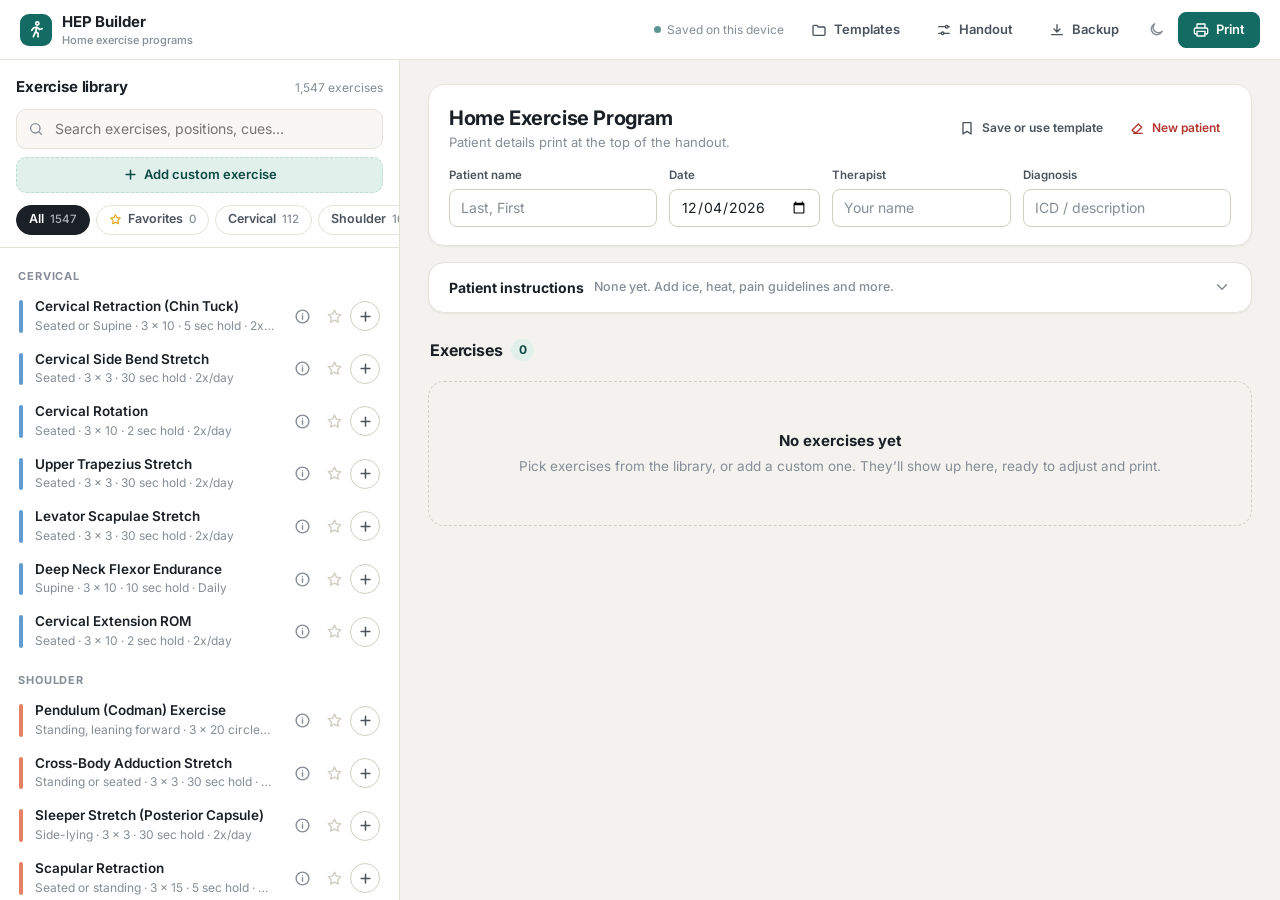
<file: index.html>
<!DOCTYPE html>
<html lang="en">
<head>
<meta charset="UTF-8">
<meta name="viewport" content="width=device-width, initial-scale=1, viewport-fit=cover">
<title>HEP Builder</title>
<meta name="description" content="Build and print home exercise programs.">
<meta name="theme-color" content="#146B63">
<link rel="icon" href="favicon.svg" type="image/svg+xml">
<link rel="preconnect" href="https://fonts.googleapis.com">
<link rel="preconnect" href="https://fonts.gstatic.com" crossorigin>
<link href="https://fonts.googleapis.com/css2?family=Inter:wght@400;500;600;700&display=swap" rel="stylesheet">
<link rel="stylesheet" href="css/styles.css">
</head>
<body>

<!-- Icon sprite -->
<svg width="0" height="0" style="position:absolute" aria-hidden="true">
  <defs>
    <symbol id="i-search" viewBox="0 0 24 24" fill="none" stroke="currentColor" stroke-width="2" stroke-linecap="round" stroke-linejoin="round"><circle cx="11" cy="11" r="7"/><path d="m20 20-3.5-3.5"/></symbol>
    <symbol id="i-x" viewBox="0 0 24 24" fill="none" stroke="currentColor" stroke-width="2" stroke-linecap="round"><path d="M18 6 6 18M6 6l12 12"/></symbol>
    <symbol id="i-plus" viewBox="0 0 24 24" fill="none" stroke="currentColor" stroke-width="2.4" stroke-linecap="round"><path d="M12 5v14M5 12h14"/></symbol>
    <symbol id="i-check" viewBox="0 0 24 24" fill="none" stroke="currentColor" stroke-width="2.6" stroke-linecap="round" stroke-linejoin="round"><path d="m5 12.5 4.5 4.5L19 7.5"/></symbol>
    <symbol id="i-star" viewBox="0 0 24 24" fill="none" stroke="currentColor" stroke-width="2" stroke-linejoin="round"><path d="m12 3 2.7 5.6 6.1.9-4.4 4.3 1 6.1L12 17l-5.4 2.9 1-6.1L3.2 9.5l6.1-.9z"/></symbol>
    <symbol id="i-print" viewBox="0 0 24 24" fill="none" stroke="currentColor" stroke-width="2" stroke-linecap="round" stroke-linejoin="round"><path d="M6 9V3h12v6M6 18H4a2 2 0 0 1-2-2v-5a2 2 0 0 1 2-2h16a2 2 0 0 1 2 2v5a2 2 0 0 1-2 2h-2"/><path d="M6 14h12v7H6z"/></symbol>
    <symbol id="i-folder" viewBox="0 0 24 24" fill="none" stroke="currentColor" stroke-width="2" stroke-linejoin="round"><path d="M3 6.5A1.5 1.5 0 0 1 4.5 5H9l2 2.5h8.5A1.5 1.5 0 0 1 21 9v9.5a1.5 1.5 0 0 1-1.5 1.5h-15A1.5 1.5 0 0 1 3 18.5z"/></symbol>
    <symbol id="i-camera" viewBox="0 0 24 24" fill="none" stroke="currentColor" stroke-width="2" stroke-linejoin="round"><path d="M3 8.5A1.5 1.5 0 0 1 4.5 7h2.7L9 4.5h6L16.8 7h2.7A1.5 1.5 0 0 1 21 8.5v10a1.5 1.5 0 0 1-1.5 1.5h-15A1.5 1.5 0 0 1 3 18.5z"/><circle cx="12" cy="13" r="3.6"/></symbol>
    <symbol id="i-trash" viewBox="0 0 24 24" fill="none" stroke="currentColor" stroke-width="2" stroke-linecap="round" stroke-linejoin="round"><path d="M4 7h16M10 11v6M14 11v6M6 7l1 12.5A1.5 1.5 0 0 0 8.5 21h7a1.5 1.5 0 0 0 1.5-1.5L18 7M9 7V4h6v3"/></symbol>
    <symbol id="i-grip" viewBox="0 0 24 24" fill="currentColor"><circle cx="9" cy="6" r="1.6"/><circle cx="15" cy="6" r="1.6"/><circle cx="9" cy="12" r="1.6"/><circle cx="15" cy="12" r="1.6"/><circle cx="9" cy="18" r="1.6"/><circle cx="15" cy="18" r="1.6"/></symbol>
    <symbol id="i-up" viewBox="0 0 24 24" fill="none" stroke="currentColor" stroke-width="2" stroke-linecap="round" stroke-linejoin="round"><path d="m6 15 6-6 6 6"/></symbol>
    <symbol id="i-down" viewBox="0 0 24 24" fill="none" stroke="currentColor" stroke-width="2" stroke-linecap="round" stroke-linejoin="round"><path d="m6 9 6 6 6-6"/></symbol>
    <symbol id="i-mic" viewBox="0 0 24 24" fill="none" stroke="currentColor" stroke-width="2" stroke-linecap="round"><rect x="9" y="3" width="6" height="11" rx="3"/><path d="M5 11a7 7 0 0 0 14 0M12 18v3"/></symbol>
    <symbol id="i-info" viewBox="0 0 24 24" fill="none" stroke="currentColor" stroke-width="2" stroke-linecap="round"><circle cx="12" cy="12" r="9"/><path d="M12 11v5M12 8h.01"/></symbol>
    <symbol id="i-download" viewBox="0 0 24 24" fill="none" stroke="currentColor" stroke-width="2" stroke-linecap="round" stroke-linejoin="round"><path d="M12 4v11m-4.5-4.5L12 15l4.5-4.5M4 19h16"/></symbol>
    <symbol id="i-upload" viewBox="0 0 24 24" fill="none" stroke="currentColor" stroke-width="2" stroke-linecap="round" stroke-linejoin="round"><path d="M12 15V4M7.5 8.5 12 4l4.5 4.5M4 19h16"/></symbol>
    <symbol id="i-list" viewBox="0 0 24 24" fill="none" stroke="currentColor" stroke-width="2" stroke-linecap="round"><path d="M9 6h11M9 12h11M9 18h11M4.5 6h.01M4.5 12h.01M4.5 18h.01"/></symbol>
    <symbol id="i-grid" viewBox="0 0 24 24" fill="none" stroke="currentColor" stroke-width="2" stroke-linejoin="round"><rect x="4" y="4" width="7" height="7" rx="1.5"/><rect x="13" y="4" width="7" height="7" rx="1.5"/><rect x="4" y="13" width="7" height="7" rx="1.5"/><rect x="13" y="13" width="7" height="7" rx="1.5"/></symbol>
    <symbol id="i-logo" viewBox="0 0 24 24" fill="none" stroke="currentColor" stroke-width="2.2" stroke-linecap="round" stroke-linejoin="round"><circle cx="13" cy="4.5" r="2"/><path d="m8 21 3-6.5 3 2.5v4M11 14.5 12.5 9l3.5 3 3-1M12.5 9 8.5 10 6 13"/></symbol>
    <symbol id="i-moon" viewBox="0 0 24 24" fill="none" stroke="currentColor" stroke-width="2" stroke-linejoin="round"><path d="M20 14.5A8 8 0 1 1 9.5 4a6.5 6.5 0 0 0 10.5 10.5z"/></symbol>
    <symbol id="i-bookmark" viewBox="0 0 24 24" fill="none" stroke="currentColor" stroke-width="2" stroke-linejoin="round"><path d="M6 4h12v17l-6-4-6 4z"/></symbol>
    <symbol id="i-edit" viewBox="0 0 24 24" fill="none" stroke="currentColor" stroke-width="2" stroke-linecap="round" stroke-linejoin="round"><path d="M4 20h4L19 9l-4-4L4 16zM13.5 6.5l4 4"/></symbol>
    <symbol id="i-settings" viewBox="0 0 24 24" fill="none" stroke="currentColor" stroke-width="2" stroke-linecap="round"><path d="M4 7h10M18 7h2M4 17h4M12 17h8"/><circle cx="16" cy="7" r="2"/><circle cx="10" cy="17" r="2"/></symbol>
    <symbol id="i-minus" viewBox="0 0 24 24" fill="none" stroke="currentColor" stroke-width="2.4" stroke-linecap="round"><path d="M5 12h14"/></symbol>
    <symbol id="i-eraser" viewBox="0 0 24 24" fill="none" stroke="currentColor" stroke-width="2" stroke-linecap="round" stroke-linejoin="round"><path d="M7 20h13M4.5 15.5 14 6l5 5-7.5 7.5H8z"/></symbol>
  </defs>
</svg>

<div class="shell" id="shell" data-view="library">

  <header class="topbar">
    <div class="brand">
      <span class="brand-mark"><svg><use href="#i-logo"/></svg></span>
      <div>HEP Builder<small>Home exercise programs</small></div>
    </div>
    <div class="topbar-actions">
      <span class="save-status" id="save-status">Saved on this device</span>
      <button class="btn btn-ghost" id="btn-programs" title="Templates and saved programs"><svg><use href="#i-folder"/></svg><span class="label-wide">Templates</span></button>
      <button class="btn btn-ghost" id="btn-handout" title="Handout settings"><svg><use href="#i-settings"/></svg><span class="label-wide">Handout</span></button>
      <button class="btn btn-ghost" id="btn-backup" title="Back up or restore"><svg><use href="#i-download"/></svg><span class="label-wide">Backup</span></button>
      <button class="icon-btn" id="btn-theme" title="Toggle dark mode"><svg><use href="#i-moon"/></svg></button>
      <button class="btn btn-primary" id="btn-print"><svg><use href="#i-print"/></svg><span class="label-wide">Print</span></button>
    </div>
  </header>

  <aside class="library" aria-label="Exercise library">
    <div class="lib-head">
      <div class="lib-title"><h2>Exercise library</h2><span id="lib-count"></span></div>
      <div class="search" id="search-wrap">
        <svg><use href="#i-search"/></svg>
        <input type="search" id="search" placeholder="Search exercises, positions, cues…" autocomplete="off" aria-label="Search exercises">
        <button class="icon-btn clear-search" id="clear-search" title="Clear search"><svg><use href="#i-x"/></svg></button>
      </div>
      <button class="custom-btn" id="btn-custom"><svg><use href="#i-plus"/></svg>Add custom exercise</button>
    </div>
    <div class="chips" id="chips" role="tablist" aria-label="Categories"></div>
    <div class="ex-list" id="ex-list"></div>
  </aside>

  <main class="workspace" id="workspace">
    <div class="workspace-inner">

      <section class="card patient">
        <div class="patient-head">
          <div>
            <h1>Home Exercise Program</h1>
            <p id="patient-sub">Patient details print at the top of the handout.</p>
          </div>
          <div style="display:flex;gap:4px">
            <button class="btn btn-ghost btn-sm" id="btn-save-quick"><svg><use href="#i-bookmark"/></svg>Save or use template</button>
            <button class="btn btn-danger-ghost btn-sm" id="btn-clear-all"><svg><use href="#i-eraser"/></svg>New patient</button>
          </div>
        </div>
        <div class="patient-grid">
          <div class="field"><label for="pt-name">Patient name</label><input class="input" id="pt-name" placeholder="Last, First" autocomplete="off"></div>
          <div class="field"><label for="pt-date">Date</label><input class="input" type="date" id="pt-date"></div>
          <div class="field"><label for="pt-therapist">Therapist</label><input class="input" id="pt-therapist" placeholder="Your name"></div>
          <div class="field"><label for="pt-dx">Diagnosis</label><input class="input" id="pt-dx" placeholder="ICD / description" autocomplete="off"></div>
        </div>
      </section>

      <section class="card instr-card" id="instr-card">
        <button class="instr-summary" id="instr-toggle" aria-expanded="false">
          <h3>Patient instructions</h3>
          <span class="muted" id="instr-preview">Ice, heat, pain guidelines…</span>
          <svg class="chev"><use href="#i-down"/></svg>
        </button>
        <div class="instr-body">
          <div class="quick" id="quick"></div>
          <div class="with-mic">
            <textarea class="textarea" id="pt-instructions" rows="4" placeholder="Type instructions, or tap the quick-add buttons above…"></textarea>
            <button class="mic" type="button" data-mic-target="pt-instructions" title="Dictate"><svg><use href="#i-mic"/></svg></button>
          </div>
          <div class="hint"><span>Prints above the exercises.</span><button class="btn btn-ghost btn-sm" id="btn-clear-instr">Clear</button></div>
        </div>
      </section>

      <div class="prog-toolbar">
        <h2>Exercises <span class="pill" id="ex-count">0</span></h2>
        <div class="tools">
          <button class="btn btn-ghost btn-sm" id="btn-clear-ex"><svg><use href="#i-trash"/></svg>Clear exercises</button>
        </div>
      </div>
      <div class="prog-list" id="prog-list"></div>
    </div>
  </main>

  <nav class="mobile-tabs" aria-label="Views">
    <button data-view="library" class="active"><svg><use href="#i-grid"/></svg>Library</button>
    <button data-view="program"><svg><use href="#i-list"/></svg><span>Program<span class="badge" id="tab-badge" hidden>0</span></span></button>
  </nav>
</div>

<!-- Modals -->
<div class="modal-backdrop" id="modal" role="dialog" aria-modal="true">
  <div class="modal" id="modal-box"></div>
</div>
<input type="file" id="photo-input" accept="image/*" hidden>
<input type="file" id="backup-input" accept="application/json,.json" hidden>
<div class="toast" id="toast" role="status"></div>
<div id="print-view"></div>

<script src="js/exercises.js"></script>
<script src="js/photos.js"></script>
<script src="js/app.js"></script>
</body>
</html>
</file>
<file: css/styles.css>
/* ───────────────────────── Tokens ───────────────────────── */
:root {
  --bg: #F3F2EE;
  --surface: #FFFFFF;
  --surface-2: #F8F7F4;
  --line: #E5E2DA;
  --line-strong: #D2CEC3;
  --ink: #1B2026;
  --ink-2: #4B535D;
  --ink-3: #868D96;
  --brand: #146B63;
  --brand-hover: #0F5751;
  --brand-ink: #0D4A44;
  --brand-soft: #E2F0EC;
  --brand-line: #B9DCD4;
  --accent: #E0613C;
  --accent-soft: #FCE8E1;
  --danger: #B3372E;
  --danger-soft: #FBEAE7;
  --star: #E5A00F;
  --shadow-sm: 0 1px 2px rgba(23, 28, 33, .06);
  --shadow: 0 1px 2px rgba(23, 28, 33, .05), 0 6px 20px rgba(23, 28, 33, .06);
  --shadow-lg: 0 20px 60px rgba(15, 20, 25, .22);

  --photo-bg: #E9EEEC;

  --r-sm: 8px;
  --r: 12px;
  --r-lg: 16px;
  --font: 'Inter', system-ui, -apple-system, 'Segoe UI', sans-serif;
  color-scheme: light;
}
@media (prefers-color-scheme: dark) {
  :root:not([data-theme="light"]) {
    --bg: #111417; --surface: #191D21; --surface-2: #1F2429; --line: #2B3137; --line-strong: #3A4148;
    --ink: #E9ECEE; --ink-2: #AEB5BC; --ink-3: #78818A;
    --brand: #4DB5A8; --brand-hover: #63C4B8; --brand-ink: #9EDDD3; --brand-soft: #173330; --brand-line: #29514C;
    --accent: #F2845F; --accent-soft: #3A231C; --danger: #F07C70; --danger-soft: #3A1E1C; --star: #F2B53A;
    --shadow-sm: none; --shadow: 0 1px 2px rgba(0,0,0,.4); --shadow-lg: 0 20px 60px rgba(0,0,0,.6);
    --photo-bg: #1E2A29;
    color-scheme: dark;
  }
}
:root[data-theme="dark"] {
  --bg: #111417; --surface: #191D21; --surface-2: #1F2429; --line: #2B3137; --line-strong: #3A4148;
  --ink: #E9ECEE; --ink-2: #AEB5BC; --ink-3: #78818A;
  --brand: #4DB5A8; --brand-hover: #63C4B8; --brand-ink: #9EDDD3; --brand-soft: #173330; --brand-line: #29514C;
  --accent: #F2845F; --accent-soft: #3A231C; --danger: #F07C70; --danger-soft: #3A1E1C; --star: #F2B53A;
  --shadow-sm: none; --shadow: 0 1px 2px rgba(0,0,0,.4); --shadow-lg: 0 20px 60px rgba(0,0,0,.6);
  --photo-bg: #1E2A29;
  color-scheme: dark;
}

/* ───────────────────────── Base ───────────────────────── */
*, *::before, *::after { box-sizing: border-box; margin: 0; padding: 0; }
html, body { height: 100%; }
body {
  font-family: var(--font); font-size: 14px; line-height: 1.5; color: var(--ink); background: var(--bg);
  -webkit-font-smoothing: antialiased; overflow: hidden;
}
button { font: inherit; color: inherit; cursor: pointer; background: none; border: 0; }
input, textarea, select { font: inherit; color: inherit; }
svg { display: block; }
:focus-visible { outline: 2px solid var(--brand); outline-offset: 2px; }
.sr-only { position: absolute; width: 1px; height: 1px; overflow: hidden; clip: rect(0 0 0 0); white-space: nowrap; }

/* ───────────────────────── Buttons ───────────────────────── */
.btn {
  display: inline-flex; align-items: center; justify-content: center; gap: 7px; height: 36px; padding: 0 14px;
  border-radius: var(--r-sm); font-size: 13px; font-weight: 600; border: 1px solid var(--line-strong);
  background: var(--surface); color: var(--ink); white-space: nowrap; transition: background .12s, border-color .12s, color .12s;
}
.btn:hover { background: var(--surface-2); border-color: var(--ink-3); }
.btn svg { width: 16px; height: 16px; flex-shrink: 0; }
.btn-primary { background: var(--brand); border-color: var(--brand); color: #fff; }
.btn-primary:hover { background: var(--brand-hover); border-color: var(--brand-hover); }
:root[data-theme="dark"] .btn-primary { color: #0B1F1C; }
@media (prefers-color-scheme: dark) { :root:not([data-theme="light"]) .btn-primary { color: #0B1F1C; } }
.btn-ghost { border-color: transparent; background: transparent; color: var(--ink-2); }
.btn-ghost:hover { background: var(--surface-2); border-color: var(--line); color: var(--ink); }
.btn-danger-ghost { border-color: transparent; color: var(--danger); background: transparent; }
.btn-danger-ghost:hover { background: var(--danger-soft); border-color: transparent; }
.btn-sm { height: 30px; padding: 0 10px; font-size: 12px; }
.icon-btn {
  width: 32px; height: 32px; border-radius: var(--r-sm); display: inline-flex; align-items: center; justify-content: center;
  color: var(--ink-3); transition: background .12s, color .12s; flex-shrink: 0;
}
.icon-btn:hover { background: var(--surface-2); color: var(--ink); }
.icon-btn svg { width: 17px; height: 17px; }
.icon-btn.danger:hover { background: var(--danger-soft); color: var(--danger); }
.icon-btn:disabled { opacity: .3; pointer-events: none; }

/* ───────────────────────── Shell ───────────────────────── */
.shell { display: grid; grid-template-columns: 400px 1fr; grid-template-rows: 60px 1fr; height: 100vh; height: 100dvh; }
.topbar {
  grid-column: 1 / -1; display: flex; align-items: center; gap: 12px; padding: 0 20px;
  background: var(--surface); border-bottom: 1px solid var(--line);
}
.brand { display: flex; align-items: center; gap: 10px; font-weight: 700; font-size: 15px; letter-spacing: -.01em; }
.brand-mark {
  width: 32px; height: 32px; border-radius: 9px; background: var(--brand); color: #fff;
  display: grid; place-items: center;
}
.brand-mark svg { width: 19px; height: 19px; }
.brand small { display: block; font-size: 11px; font-weight: 500; color: var(--ink-3); letter-spacing: 0; margin-top: -2px; }
.topbar-actions { margin-left: auto; display: flex; align-items: center; gap: 6px; }
.save-status { font-size: 12px; color: var(--ink-3); margin-right: 6px; display: inline-flex; align-items: center; gap: 6px; }
.save-status::before { content: ''; width: 7px; height: 7px; border-radius: 50%; background: var(--brand); opacity: .7; }
.save-status.err::before { background: var(--danger); }

/* ───────────────────────── Library ───────────────────────── */
.library {
  background: var(--surface); border-right: 1px solid var(--line);
  display: grid; grid-template-rows: auto auto 1fr; min-height: 0; overflow: hidden;
}
.lib-head { padding: 16px 16px 10px; }
.lib-title { display: flex; align-items: baseline; justify-content: space-between; margin-bottom: 10px; }
.lib-title h2 { font-size: 15px; font-weight: 700; letter-spacing: -.01em; }
.lib-title span { font-size: 12px; color: var(--ink-3); }
.search { position: relative; }
.search svg { position: absolute; left: 12px; top: 50%; transform: translateY(-50%); width: 16px; height: 16px; color: var(--ink-3); pointer-events: none; }
.search input {
  width: 100%; height: 40px; padding: 0 36px 0 38px; border-radius: 10px; border: 1px solid var(--line);
  background: var(--surface-2); font-size: 14px; outline: none; transition: border-color .12s, background .12s, box-shadow .12s;
}
.search input:focus { border-color: var(--brand); background: var(--surface); box-shadow: 0 0 0 3px var(--brand-soft); }
.search .clear-search { position: absolute; right: 4px; top: 4px; width: 32px; height: 32px; display: none; }
.search.has-text .clear-search { display: inline-flex; }

.custom-btn {
  width: 100%; height: 36px; margin-top: 8px; border-radius: 10px; border: 1.5px dashed var(--brand-line);
  color: var(--brand-ink); background: var(--brand-soft); font-size: 13px; font-weight: 600;
  display: flex; align-items: center; justify-content: center; gap: 6px; transition: border-color .12s;
}
.custom-btn:hover { border-color: var(--brand); border-style: solid; }
.custom-btn svg { width: 15px; height: 15px; }
.chips { display: flex; gap: 6px; padding: 2px 16px 12px; overflow-x: auto; scrollbar-width: none; border-bottom: 1px solid var(--line); }
.chips::-webkit-scrollbar { display: none; }
.chip {
  flex-shrink: 0; height: 30px; padding: 0 12px; border-radius: 999px; font-size: 12.5px; font-weight: 600;
  border: 1px solid var(--line); color: var(--ink-2); background: var(--surface); display: inline-flex; align-items: center; gap: 6px;
  transition: background .12s, border-color .12s, color .12s;
}
.chip:hover { border-color: var(--line-strong); color: var(--ink); }
.chip .count { font-weight: 500; color: var(--ink-3); font-size: 11.5px; }
.chip.active { background: var(--ink); border-color: var(--ink); color: var(--surface); }
.chip.active .count { color: inherit; opacity: .65; }
.chip.fav-chip svg { width: 13px; height: 13px; color: var(--star); }
.chip.fav-chip.active { background: var(--star); border-color: var(--star); color: #2A1E00; }
.chip.fav-chip.active svg { color: #2A1E00; }

.ex-list { overflow-y: auto; padding: 6px 10px 24px; min-height: 0; }
.group-title {
  position: sticky; top: -6px; z-index: 1; background: var(--surface);
  font-size: 11px; font-weight: 700; text-transform: uppercase; letter-spacing: .08em; color: var(--ink-3);
  padding: 14px 8px 6px; display: flex; justify-content: space-between;
}
.ex-row {
  display: flex; align-items: center; gap: 12px; padding: 7px 8px; border-radius: var(--r);
  border: 1px solid transparent; cursor: pointer; position: relative; transition: background .1s, border-color .1s;
}
.ex-row:hover { background: var(--surface-2); border-color: var(--line); }
.cat-bar { width: 4px; align-self: stretch; border-radius: 4px; flex-shrink: 0; opacity: .8; margin: 2px 0; }
.ex-thumb {
  width: 64px; height: 46px; border-radius: 9px; flex-shrink: 0; overflow: hidden; background: var(--photo-bg); position: relative;
}
.ex-thumb img { width: 100%; height: 100%; object-fit: cover; }
.ex-body { flex: 1; min-width: 0; }
.ex-name { font-size: 13.5px; font-weight: 600; line-height: 1.3; overflow: hidden; text-overflow: ellipsis; display: -webkit-box; -webkit-line-clamp: 2; -webkit-box-orient: vertical; }
.ex-meta { font-size: 12px; color: var(--ink-3); margin-top: 1px; white-space: nowrap; overflow: hidden; text-overflow: ellipsis; }
.ex-actions { display: flex; align-items: center; gap: 0; flex-shrink: 0; }
.star { color: var(--line-strong); }
.star:hover { color: var(--star); background: transparent; }
.star.on { color: var(--star); }
.star.on svg { fill: currentColor; }
.add-btn {
  width: 30px; height: 30px; border-radius: 50%; border: 1.5px solid var(--line-strong); color: var(--ink-2);
  display: inline-flex; align-items: center; justify-content: center; transition: all .12s;
}
.add-btn svg { width: 15px; height: 15px; }
.ex-row:hover .add-btn { border-color: var(--brand); color: var(--brand); }
.ex-row.added .add-btn { background: var(--brand); border-color: var(--brand); color: #fff; }
.ex-row.added:hover .add-btn { background: var(--danger); border-color: var(--danger); }
.ex-row.added { background: var(--brand-soft); border-color: var(--brand-line); }
.empty-list { text-align: center; color: var(--ink-3); padding: 48px 20px; font-size: 13.5px; line-height: 1.7; }
.load-more { display: block; margin: 10px auto 0; }

/* ───────────────────────── Program workspace ───────────────────────── */
.workspace { overflow-y: auto; min-height: 0; }
.workspace-inner { max-width: 980px; margin: 0 auto; padding: 24px 28px 80px; display: flex; flex-direction: column; gap: 16px; }
.card { background: var(--surface); border: 1px solid var(--line); border-radius: var(--r-lg); box-shadow: var(--shadow-sm); }

.patient { padding: 18px 20px; }
.patient-head { display: flex; align-items: center; justify-content: space-between; margin-bottom: 14px; gap: 12px; flex-wrap: wrap; }
.patient-head h1 { font-size: 20px; font-weight: 700; letter-spacing: -.02em; }
.patient-head p { font-size: 13px; color: var(--ink-3); }
.patient-grid { display: grid; grid-template-columns: 1.4fr 1fr 1.2fr 1.4fr; gap: 12px; }
.field label, .field-label {
  display: block; font-size: 11.5px; font-weight: 600; color: var(--ink-2); margin-bottom: 5px;
}
.input, .textarea {
  width: 100%; height: 38px; padding: 0 11px; border: 1px solid var(--line-strong); border-radius: var(--r-sm);
  background: var(--surface); font-size: 14px; outline: none; transition: border-color .12s, box-shadow .12s;
}
.textarea { height: auto; padding: 9px 11px; line-height: 1.55; resize: vertical; }
.input:focus, .textarea:focus { border-color: var(--brand); box-shadow: 0 0 0 3px var(--brand-soft); }
.input::placeholder, .textarea::placeholder { color: var(--ink-3); }

.instr-card { padding: 0; overflow: hidden; }
.instr-summary {
  width: 100%; display: flex; align-items: center; gap: 10px; padding: 14px 20px; text-align: left;
}
.instr-summary h3 { font-size: 14px; font-weight: 700; }
.instr-summary .muted { font-size: 12.5px; color: var(--ink-3); font-weight: 500; overflow: hidden; text-overflow: ellipsis; white-space: nowrap; flex: 1; min-width: 0; }
.instr-summary .chev { width: 18px; height: 18px; color: var(--ink-3); transition: transform .2s; margin-left: auto; flex-shrink: 0; }
.instr-card.open .chev { transform: rotate(180deg); }
.instr-body { display: none; padding: 0 20px 18px; }
.instr-card.open .instr-body { display: block; }
.quick { display: flex; flex-wrap: wrap; gap: 6px; margin-bottom: 10px; }
.quick button {
  height: 28px; padding: 0 11px; border-radius: 999px; font-size: 12px; font-weight: 600;
  background: var(--brand-soft); color: var(--brand-ink); border: 1px solid transparent;
}
.quick button:hover { border-color: var(--brand-line); }
.with-mic { position: relative; }
.with-mic .textarea { padding-right: 42px; }
.with-mic .mic { position: absolute; right: 6px; top: 6px; }
.hint { font-size: 12px; color: var(--ink-3); margin-top: 6px; display: flex; justify-content: space-between; gap: 10px; }

.prog-toolbar { display: flex; align-items: center; justify-content: space-between; gap: 10px; padding: 6px 2px 0; }
.prog-toolbar h2 { font-size: 16px; font-weight: 700; letter-spacing: -.01em; display: flex; align-items: center; gap: 8px; }
.pill { display: inline-flex; align-items: center; height: 22px; padding: 0 8px; border-radius: 999px; background: var(--brand-soft); color: var(--brand-ink); font-size: 12px; font-weight: 700; }
.prog-toolbar .tools { display: flex; gap: 4px; }

.prog-list { display: flex; flex-direction: column; gap: 12px; }
.empty-state {
  border: 1.5px dashed var(--line-strong); border-radius: var(--r-lg); padding: 48px 24px; text-align: center; color: var(--ink-3);
}
.empty-state h3 { font-size: 15px; color: var(--ink); margin-bottom: 4px; }
.empty-state p { font-size: 13.5px; }

.pcard { display: grid; grid-template-columns: minmax(0, 1fr); gap: 0; overflow: visible; position: relative; }
.pcard.has-photo { grid-template-columns: 200px minmax(0, 1fr); }
.pcard.dragging { opacity: .45; }
.pcard.drop-before::before, .pcard.drop-after::after {
  content: ''; position: absolute; left: 12px; right: 12px; height: 3px; border-radius: 3px; background: var(--brand);
}
.pcard.drop-before::before { top: -8px; }
.pcard.drop-after::after { bottom: -8px; }
.media {
  position: relative; background: var(--photo-bg); border-radius: var(--r-lg) 0 0 var(--r-lg); overflow: hidden;
  min-height: 180px; display: flex; cursor: zoom-in; align-items: center; justify-content: center;
}
.media img { position: absolute; inset: 0; width: 100%; height: 100%; object-fit: cover; }
.media-btn {
  position: absolute; left: 8px; bottom: 8px; height: 28px; padding: 0 10px; border-radius: 999px; font-size: 12px; font-weight: 600;
  background: rgba(20, 26, 30, .72); color: #fff; display: inline-flex; align-items: center; gap: 6px;
  opacity: 0; transform: translateY(4px); transition: opacity .15s, transform .15s; backdrop-filter: blur(6px);
}
.media-btn svg { width: 14px; height: 14px; }
.media:hover .media-btn, .media:focus-within .media-btn, .media-btn:focus-visible { opacity: 1; transform: none; }
@media (hover: none) { .media-btn { opacity: 1; transform: none; } .drag-handle { display: none; } }
.num {
  width: 26px; height: 26px; border-radius: 50%; background: var(--ink); color: var(--surface); flex-shrink: 0;
  font-size: 12px; font-weight: 700; display: grid; place-items: center; margin-top: 1px;
}
.pbody { padding: 14px 16px 14px 18px; min-width: 0; display: flex; flex-direction: column; gap: 12px; }
.ptop { display: flex; align-items: flex-start; gap: 8px; }
.ptitle { flex: 1; min-width: 0; }
.title-input {
  width: 100%; font-size: 15.5px; font-weight: 700; letter-spacing: -.01em; border: 0; border-bottom: 1.5px dashed var(--brand-line);
  background: transparent; outline: none; padding: 0 0 2px;
}
.title-input:focus { border-bottom-color: var(--brand); border-bottom-style: solid; }
.title-input::placeholder { color: var(--ink-3); font-weight: 600; }
.add-photo { margin-right: 4px; }
.ptitle h3 { font-size: 15.5px; font-weight: 700; letter-spacing: -.01em; line-height: 1.3; }
.ptitle .sub { font-size: 12.5px; color: var(--ink-3); margin-top: 2px; }
.dot { width: 7px; height: 7px; border-radius: 50%; display: inline-block; margin-right: 6px; vertical-align: 1px; }
.pbtns { display: flex; gap: 0; margin: -4px -6px 0 0; }
.drag-handle { cursor: grab; }
.drag-handle:active { cursor: grabbing; }

.params { display: grid; grid-template-columns: repeat(3, minmax(0, 1fr)); gap: 8px 10px; }
.combo.no-steps input { text-align: left; padding-left: 10px; }
.param label { display: block; font-size: 11px; font-weight: 600; color: var(--ink-3); margin-bottom: 4px; text-transform: uppercase; letter-spacing: .04em; }
.combo { position: relative; display: flex; align-items: center; height: 36px; border: 1px solid var(--line-strong); border-radius: var(--r-sm); background: var(--surface); transition: border-color .12s, box-shadow .12s; }
.combo:focus-within { border-color: var(--brand); box-shadow: 0 0 0 3px var(--brand-soft); }
.combo input { flex: 1; min-width: 0; height: 100%; border: 0; outline: none; background: transparent; padding: 0 4px; text-align: center; font-size: 13.5px; font-weight: 600; }
.combo-step { width: 26px; height: 100%; display: grid; place-items: center; color: var(--ink-3); flex-shrink: 0; }
.combo-step:hover { color: var(--brand); background: var(--surface-2); }
.combo-step:first-child { border-right: 1px solid var(--line); border-radius: var(--r-sm) 0 0 var(--r-sm); }
.combo-step svg { width: 13px; height: 13px; }
.combo-arrow { width: 26px; height: 100%; display: grid; place-items: center; color: var(--ink-3); border-left: 1px solid var(--line); }
.combo-arrow:hover { color: var(--brand); background: var(--surface-2); border-radius: 0 var(--r-sm) var(--r-sm) 0; }
.combo .combo-step + .combo-arrow { border-left: 1px solid var(--line); }
.combo-arrow svg { width: 14px; height: 14px; }
.combo-menu {
  display: none; position: absolute; top: calc(100% + 6px); left: 0; min-width: 100%; z-index: 30; padding: 4px;
  background: var(--surface); border: 1px solid var(--line); border-radius: 10px; box-shadow: var(--shadow-lg); max-height: 240px; overflow-y: auto;
}
.combo-menu.open { display: block; }
.combo-opt { padding: 7px 10px; border-radius: 6px; font-size: 13px; white-space: nowrap; cursor: pointer; display: flex; align-items: center; gap: 8px; }
.combo-opt:hover { background: var(--surface-2); }
.combo-opt.active { background: var(--brand-soft); color: var(--brand-ink); font-weight: 600; }

.pextra { display: grid; grid-template-columns: 1fr 1fr; gap: 10px; }
.pextra .textarea { min-height: 76px; font-size: 13px; }
.mic {
  width: 30px; height: 30px; border-radius: 50%; display: inline-flex; align-items: center; justify-content: center; color: var(--ink-3);
  transition: background .12s, color .12s;
}
.mic svg { width: 15px; height: 15px; }
.mic:hover { background: var(--brand-soft); color: var(--brand); }
.mic.listening { background: var(--danger); color: #fff; animation: pulse 1.2s infinite; }
@keyframes pulse { 0%, 100% { box-shadow: 0 0 0 0 rgba(179, 55, 46, .45); } 50% { box-shadow: 0 0 0 7px rgba(179, 55, 46, 0); } }


/* ───────────────────────── Modal ───────────────────────── */
.modal-backdrop {
  position: fixed; inset: 0; background: rgba(12, 16, 20, .5); z-index: 100; display: none;
  align-items: center; justify-content: center; padding: 20px; backdrop-filter: blur(2px);
}
.modal-backdrop.open { display: flex; animation: fade .15s ease-out; }
@keyframes fade { from { opacity: 0; } }
.modal {
  background: var(--surface); border-radius: 18px; box-shadow: var(--shadow-lg); width: 100%; max-width: 560px;
  max-height: calc(100dvh - 40px); overflow-y: auto; animation: rise .18s ease-out;
}
@keyframes rise { from { transform: translateY(8px); opacity: .6; } }
.modal-head { display: flex; align-items: center; justify-content: space-between; padding: 18px 20px 6px; }
.modal-head h2 { font-size: 17px; font-weight: 700; letter-spacing: -.01em; }
.modal-body { padding: 8px 20px 20px; }
.modal-foot { display: flex; gap: 8px; justify-content: flex-end; padding: 14px 20px; border-top: 1px solid var(--line); flex-wrap: wrap; }

.detail-media { position: relative; background: var(--photo-bg); aspect-ratio: 10 / 7; border-radius: 18px 18px 0 0; overflow: hidden; }
.detail-media img { width: 100%; height: 100%; object-fit: contain; background: #000; }
.detail-media .close-float { position: absolute; top: 12px; right: 12px; background: var(--surface); box-shadow: var(--shadow); color: var(--ink); }
.detail-content { padding: 18px 22px 6px; }
.detail-content.no-photo { padding-top: 0; }
.detail-content h2 { font-size: 20px; font-weight: 700; letter-spacing: -.02em; line-height: 1.25; }
.detail-content .sub { color: var(--ink-3); font-size: 13px; margin-top: 4px; display: flex; gap: 8px; align-items: center; flex-wrap: wrap; }
.dose { display: grid; grid-template-columns: repeat(4, 1fr); gap: 8px; margin: 16px 0; }
.dose div { background: var(--surface-2); border: 1px solid var(--line); border-radius: 10px; padding: 8px 10px; }
.dose span { display: block; font-size: 10.5px; text-transform: uppercase; letter-spacing: .05em; color: var(--ink-3); font-weight: 600; }
.dose strong { font-size: 14px; }
.detail-content p.instr { font-size: 14px; color: var(--ink-2); line-height: 1.65; }
.photo-note { font-size: 12px; color: var(--ink-3); margin-top: 12px; }

.upload-own { width: 100%; height: 44px; font-size: 14px; }
.pp-search { margin: 8px 0 12px; }
.pp-results { display: flex; flex-direction: column; gap: 14px; min-height: 120px; }
.pp-name { font-size: 13px; font-weight: 600; margin-bottom: 6px; }
.pp-imgs { display: grid; grid-template-columns: 1fr 1fr; gap: 8px; }
.pp-img {
  position: relative; aspect-ratio: 4 / 3; border-radius: 10px; overflow: hidden; background: var(--photo-bg);
  border: 2px solid transparent; transition: border-color .12s, transform .12s;
}
.pp-img:hover { border-color: var(--brand); }
.pp-img img { width: 100%; height: 100%; object-fit: cover; }
.pp-img span {
  position: absolute; left: 6px; bottom: 6px; font-size: 11px; font-weight: 700; padding: 2px 7px; border-radius: 999px;
  background: rgba(20, 26, 30, .7); color: #fff;
}
.pp-img.saving { opacity: .5; pointer-events: none; }
.photo-note a { color: var(--brand); }
.snap-list { display: flex; flex-direction: column; gap: 6px; margin-top: 12px; }
.snap {
  display: flex; align-items: center; gap: 12px; padding: 10px 12px; border: 1px solid var(--line); border-radius: var(--r);
}
.snap:hover { border-color: var(--line-strong); background: var(--surface-2); }
.snap-info { flex: 1; min-width: 0; }
.snap-info strong { display: block; font-size: 14px; overflow: hidden; text-overflow: ellipsis; white-space: nowrap; }
.snap-info span { font-size: 12px; color: var(--ink-3); }
.save-row { display: flex; gap: 8px; }
.save-choice { display: grid; grid-template-columns: 1fr 1fr; gap: 8px; margin-top: 8px; }
.snap .btn-sm svg { width: 13px; height: 13px; }
.tag { display: inline-block; font-size: 10.5px; font-weight: 700; color: var(--brand-ink); background: var(--brand-soft); border-radius: 4px; padding: 0 5px; vertical-align: 1px; }
.edit-grid { display: grid; grid-template-columns: 1fr 1fr; gap: 12px; margin-top: 14px; }
.edit-grid .span-2 { grid-column: 1 / -1; }
.choice { display: flex; gap: 10px; align-items: flex-start; padding: 10px 12px; border: 1px solid var(--line); border-radius: var(--r); margin-top: 8px; cursor: pointer; }
.choice:hover { border-color: var(--line-strong); }
.choice:has(input:checked) { border-color: var(--brand); background: var(--brand-soft); }
.choice input { margin-top: 3px; accent-color: var(--brand); width: 16px; height: 16px; flex-shrink: 0; }
.choice strong { display: block; font-size: 14px; }
.choice small { display: block; font-size: 12.5px; color: var(--ink-2); }
.logo-row { display: flex; align-items: center; gap: 14px; margin-top: 8px; }
.logo-box { width: 140px; height: 56px; border: 1px dashed var(--line-strong); border-radius: 10px; display: grid; place-items: center; overflow: hidden; background: #fff; flex-shrink: 0; }
.logo-box img { max-width: 100%; max-height: 100%; object-fit: contain; }
.logo-box span { font-size: 12px; color: #888; }
.section-label { font-size: 12px; font-weight: 700; color: var(--ink-3); text-transform: uppercase; letter-spacing: .06em; margin-top: 18px; }
.muted-p { font-size: 13.5px; color: var(--ink-2); line-height: 1.6; }

.toast {
  position: fixed; left: 50%; bottom: 24px; transform: translateX(-50%) translateY(20px); opacity: 0; z-index: 200;
  background: var(--ink); color: var(--surface); padding: 10px 16px; border-radius: 10px; font-size: 13px; font-weight: 600;
  box-shadow: var(--shadow-lg); transition: opacity .2s, transform .2s; pointer-events: none; display: flex; gap: 12px; align-items: center;
}
.toast.show { opacity: 1; transform: translateX(-50%); pointer-events: auto; }
.toast button { color: var(--brand-line); font-weight: 700; }

/* ───────────────────────── Mobile ───────────────────────── */
.mobile-tabs { display: none; }
@media (max-width: 1100px) {
  .shell { grid-template-columns: 340px 1fr; }
  .patient-grid { grid-template-columns: 1fr 1fr; }
  .pcard.has-photo { grid-template-columns: 160px minmax(0, 1fr); }
  .pextra { grid-template-columns: 1fr; }
}
@media (max-width: 820px) {
  body { font-size: 15px; }
  .shell { grid-template-columns: 1fr; grid-template-rows: 56px 1fr 60px; }
  .topbar { padding: 0 12px; }
  .brand small, .save-status, .topbar .label-wide { display: none; }
  .brand { white-space: nowrap; }
  .topbar-actions { gap: 2px; }
  .topbar .btn { padding: 0 10px; }
  .library, .workspace { grid-column: 1; grid-row: 2; }
  .shell[data-view="program"] .library { display: none; }
  .shell[data-view="library"] .workspace { display: none; }
  .workspace-inner { padding: 16px 16px 40px; }
  .mobile-tabs {
    display: grid; grid-template-columns: 1fr 1fr; grid-row: 3; background: var(--surface); border-top: 1px solid var(--line);
    padding-bottom: env(safe-area-inset-bottom);
  }
  .mobile-tabs button { display: flex; flex-direction: column; align-items: center; justify-content: center; gap: 2px; font-size: 11.5px; font-weight: 600; color: var(--ink-3); }
  .mobile-tabs button svg { width: 20px; height: 20px; }
  .mobile-tabs button.active { color: var(--brand); }
  .mobile-tabs .badge { display: inline-block; min-width: 18px; padding: 0 5px; border-radius: 9px; background: var(--brand); color: #fff; font-size: 10.5px; line-height: 18px; margin-left: 4px; }
  .pcard.has-photo { grid-template-columns: minmax(0, 1fr); }
  .add-photo span { display: none; }
  .media { border-radius: var(--r-lg) var(--r-lg) 0 0; min-height: 0; aspect-ratio: 16 / 9; }
  .params { grid-template-columns: repeat(2, minmax(0, 1fr)); }
  .save-choice, .edit-grid { grid-template-columns: 1fr; }
  .patient-grid { grid-template-columns: 1fr; }
  .dose { grid-template-columns: 1fr 1fr; }
  .modal-backdrop { padding: 0; align-items: flex-end; }
  .modal { border-radius: 18px 18px 0 0; max-height: 92dvh; }
}

/* ───────────────────────── Print ───────────────────────── */
#print-view { display: none; }
@media print {
  @page { size: letter; margin: 12mm 14mm; }
  html, body { height: auto; overflow: visible; background: #fff; color: #111; font-size: 9.5pt; }
  .shell, .modal-backdrop, .toast { display: none !important; }
  #print-view { display: block; }
  .pv-head { border-bottom: 1.5pt solid #111; padding-bottom: 6pt; margin-bottom: 10pt; }
  .pv-head h1 { font-size: 17pt; letter-spacing: -.01em; }
  .pv-meta { font-size: 9.5pt; color: #444; margin-top: 2pt; }
  .pv-meta b { color: #111; }
  .pv-instr { border: 1pt solid #ccc; border-radius: 6pt; padding: 7pt 10pt; margin-bottom: 12pt; break-inside: avoid; }
  .pv-instr h2 { font-size: 8.5pt; text-transform: uppercase; letter-spacing: .07em; margin-bottom: 3pt; }
  .pv-instr div { white-space: pre-wrap; line-height: 1.5; }
  .pv-ex { border: 1pt solid #ccc; border-radius: 8pt; padding: 8pt 10pt; margin-bottom: 8pt; break-inside: avoid; }
  .pv-ex.with-img { display: grid; grid-template-columns: 2.1in 1fr; gap: 10pt; }
  .pv-ex.break { break-after: page; page-break-after: always; }
  .pv-clinic { display: flex; align-items: center; gap: 10pt; margin-bottom: 8pt; }
  .pv-clinic img { max-height: 42pt; max-width: 2.2in; object-fit: contain; }
  .pv-clinic strong { display: block; font-size: 12pt; }
  .pv-clinic span { display: block; font-size: 9pt; color: #444; }
  .pv-table { width: 100%; border-collapse: collapse; margin-bottom: 10pt; }
  .pv-table th { font-size: 7.5pt; text-transform: uppercase; letter-spacing: .05em; color: #555; text-align: left; border-bottom: 1.2pt solid #111; padding: 4pt 5pt; }
  .pv-table td { border-bottom: .8pt solid #ccc; padding: 5pt; vertical-align: top; }
  .pv-table tr { break-inside: avoid; }
  .pv-table .pv-pos { display: block; margin: 0; font-size: 8.5pt; }
  .pv-tnote { display: block; font-size: 9pt; font-style: italic; color: #333; margin-top: 2pt; }
  .pv-log { break-before: page; page-break-before: always; }
  .pv-log h2 { font-size: 15pt; }
  .pv-log p { color: #444; margin-bottom: 10pt; }
  .pv-logt { margin-bottom: 18pt; }
  .pv-logt th { text-align: center; }
  .pv-logt th.wk { text-align: left; font-size: 8.5pt; color: #111; }
  .pv-logt td.box { width: 0.55in; border: .8pt solid #999; }
  .pv-img { border-radius: 6pt; overflow: hidden; aspect-ratio: 4 / 3; align-self: start; }
  .pv-img img { width: 100%; height: 100%; object-fit: cover; }
  .pv-ex h3 { font-size: 12pt; margin-bottom: 1pt; display: flex; gap: 6pt; align-items: baseline; }
  .pv-ex h3 span { font-size: 10pt; color: #fff; background: #111; border-radius: 50%; width: 17pt; height: 17pt; display: inline-grid; place-items: center; flex-shrink: 0; -webkit-print-color-adjust: exact; print-color-adjust: exact; }
  .pv-pos { font-size: 9.5pt; color: #555; margin-bottom: 5pt; }
  .pv-dose { display: flex; gap: 0; border: 1pt solid #ccc; border-radius: 5pt; margin-bottom: 6pt; }
  .pv-dose div { flex: 1; padding: 3pt 6pt; border-left: 1pt solid #ccc; }
  .pv-dose div:first-child { border-left: 0; }
  .pv-dose span { display: block; font-size: 7pt; text-transform: uppercase; letter-spacing: .06em; color: #666; }
  .pv-dose strong { font-size: 9.5pt; }
  .pv-text { white-space: pre-wrap; line-height: 1.5; }
  .pv-note { margin-top: 5pt; padding-left: 7pt; border-left: 2pt solid #999; white-space: pre-wrap; }
  .pv-note b { font-size: 8pt; text-transform: uppercase; letter-spacing: .06em; display: block; color: #555; }
}
</file>
